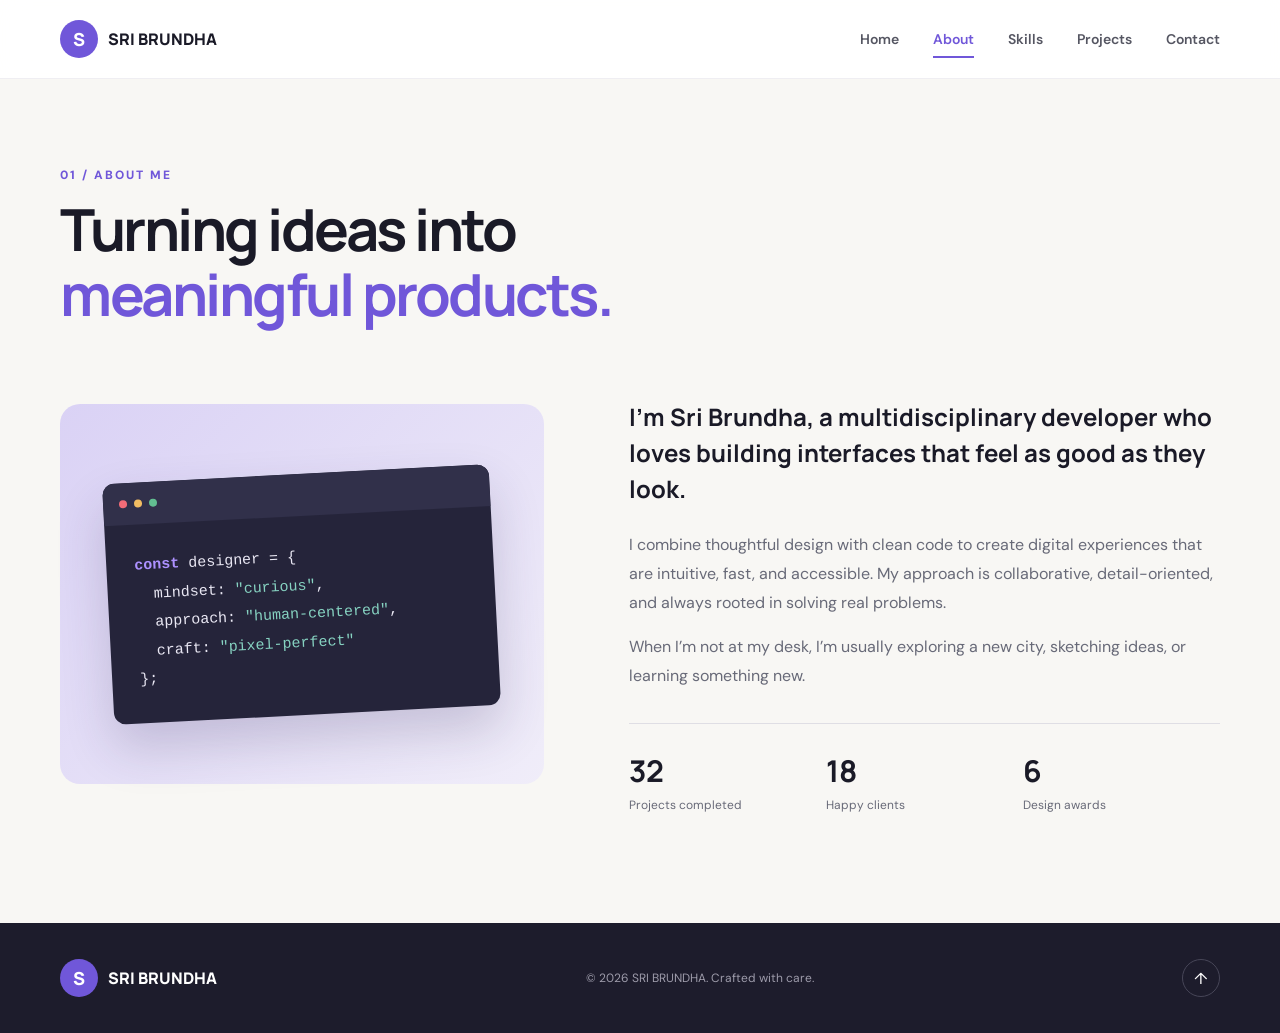
<file: about.html>
<!DOCTYPE html>
<html lang="en">
<head>
  <meta charset="UTF-8"><meta name="viewport" content="width=device-width, initial-scale=1.0">
  <meta name="description" content="Learn about SRI BRUNDHA, a frontend developer and UI designer.">
  <title>About | SRI BRUNDHA</title>
  <link rel="preconnect" href="https://fonts.googleapis.com"><link rel="preconnect" href="https://fonts.gstatic.com" crossorigin>
  <link href="https://fonts.googleapis.com/css2?family=DM+Sans:wght@400;500;600;700&family=Manrope:wght@600;700;800&display=swap" rel="stylesheet">
  <link rel="stylesheet" href="style.css">
</head>
<body>
  <header class="site-header"><nav class="nav container" aria-label="Main navigation">
    <a class="brand" href="index.html"><span class="brand-mark">S</span><span>SRI BRUNDHA</span></a>
    <button class="menu-toggle" type="button" aria-expanded="false" aria-controls="nav-links" aria-label="Open navigation"><span></span><span></span><span></span></button>
    <div class="nav-links" id="nav-links"><a class="nav-link" href="index.html">Home</a><a class="nav-link active" aria-current="page" href="about.html">About</a><a class="nav-link" href="skills.html">Skills</a><a class="nav-link" href="projects.html">Projects</a><a class="nav-link" href="contact.html">Contact</a></div>
  </nav></header>
  <main><section class="about section page-inner" id="about"><div class="container">
    <div class="section-heading reveal"><p class="section-kicker">01 / About me</p><h1>Turning ideas into<br><span>meaningful products.</span></h1></div>
    <div class="about-grid">
      <div class="about-image reveal"><div class="about-code"><div class="code-window-bar"><span></span><span></span><span></span></div><pre><code><b>const</b> designer = {
  mindset: <i>"curious"</i>,
  approach: <i>"human-centered"</i>,
  craft: <i>"pixel-perfect"</i>
};</code></pre></div></div>
      <div class="about-content reveal"><p class="large-copy">I'm Sri Brundha, a multidisciplinary developer who loves building interfaces that feel as good as they look.</p><p>I combine thoughtful design with clean code to create digital experiences that are intuitive, fast, and accessible. My approach is collaborative, detail-oriented, and always rooted in solving real problems.</p><p>When I’m not at my desk, I’m usually exploring a new city, sketching ideas, or learning something new.</p>
        <div class="about-stats"><div><strong>32</strong><span>Projects completed</span></div><div><strong>18</strong><span>Happy clients</span></div><div><strong>6</strong><span>Design awards</span></div></div>
      </div>
    </div>
  </div></section></main>
  <footer><div class="container footer-inner"><a class="brand" href="index.html"><span class="brand-mark">S</span><span>SRI BRUNDHA</span></a><p>© 2026 SRI BRUNDHA. Crafted with care.</p><a class="back-top" href="#about" aria-label="Back to top">↑</a></div></footer>
  <script src="script.js"></script>
</body>
</html>
</file>
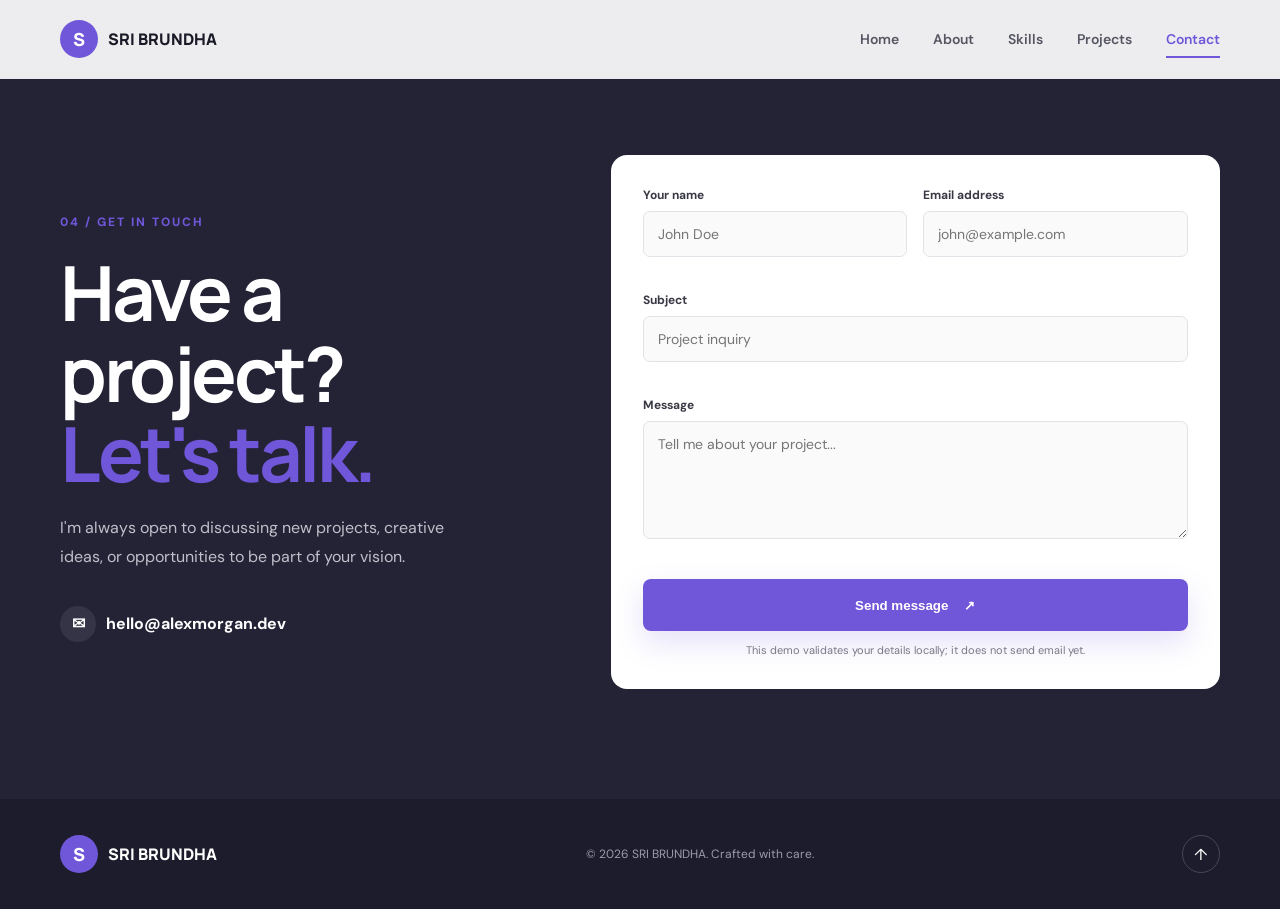
<file: contact.html>
<!DOCTYPE html>
<html lang="en">
<head>
  <meta charset="UTF-8"><meta name="viewport" content="width=device-width, initial-scale=1.0">
  <meta name="description" content="Contact SRI BRUNDHA about a project or collaboration.">
  <title>Contact | SRI BRUNDHA</title>
  <link rel="preconnect" href="https://fonts.googleapis.com"><link rel="preconnect" href="https://fonts.gstatic.com" crossorigin>
  <link href="https://fonts.googleapis.com/css2?family=DM+Sans:wght@400;500;600;700&family=Manrope:wght@600;700;800&display=swap" rel="stylesheet">
  <link rel="stylesheet" href="style.css">
</head>
<body>
  <header class="site-header"><nav class="nav container" aria-label="Main navigation">
    <a class="brand" href="index.html"><span class="brand-mark">S</span><span>SRI BRUNDHA</span></a>
    <button class="menu-toggle" type="button" aria-expanded="false" aria-controls="nav-links" aria-label="Open navigation"><span></span><span></span><span></span></button>
    <div class="nav-links" id="nav-links"><a class="nav-link" href="index.html">Home</a><a class="nav-link" href="about.html">About</a><a class="nav-link" href="skills.html">Skills</a><a class="nav-link" href="projects.html">Projects</a><a class="nav-link active" aria-current="page" href="contact.html">Contact</a></div>
  </nav></header>
  <main><section class="contact section page-contact" id="contact"><div class="container contact-grid">
    <div class="contact-copy reveal"><p class="section-kicker">04 / Get in touch</p><h1>Have a project?<br><span>Let's talk.</span></h1><p>I'm always open to discussing new projects, creative ideas, or opportunities to be part of your vision.</p><a class="email-link" href="mailto:hello@alexmorgan.dev"><span>✉</span> hello@alexmorgan.dev</a></div>
    <form class="contact-form reveal" id="contact-form" novalidate>
      <div class="form-row">
        <div class="form-field"><label for="name">Your name</label><input type="text" id="name" name="name" placeholder="John Doe" autocomplete="name" required><small class="error-message"></small></div>
        <div class="form-field"><label for="email">Email address</label><input type="email" id="email" name="email" placeholder="john@example.com" autocomplete="email" required><small class="error-message"></small></div>
      </div>
      <div class="form-field"><label for="subject">Subject</label><input type="text" id="subject" name="subject" placeholder="Project inquiry" required><small class="error-message"></small></div>
      <div class="form-field"><label for="message">Message</label><textarea id="message" name="message" rows="5" placeholder="Tell me about your project..." required></textarea><small class="error-message"></small></div>
      <button class="button button-primary submit-button" type="submit">Send message <span aria-hidden="true">↗</span></button>
      <p class="form-success" role="status"></p>
      <p class="form-note">This demo validates your details locally; it does not send email yet.</p>
    </form>
  </div></section></main>
  <footer><div class="container footer-inner"><a class="brand" href="index.html"><span class="brand-mark">S</span><span>SRI BRUNDHA</span></a><p>© 2026 SRI BRUNDHA. Crafted with care.</p><a class="back-top" href="#contact" aria-label="Back to top">↑</a></div></footer>
  <script src="script.js"></script>
</body>
</html>
</file>
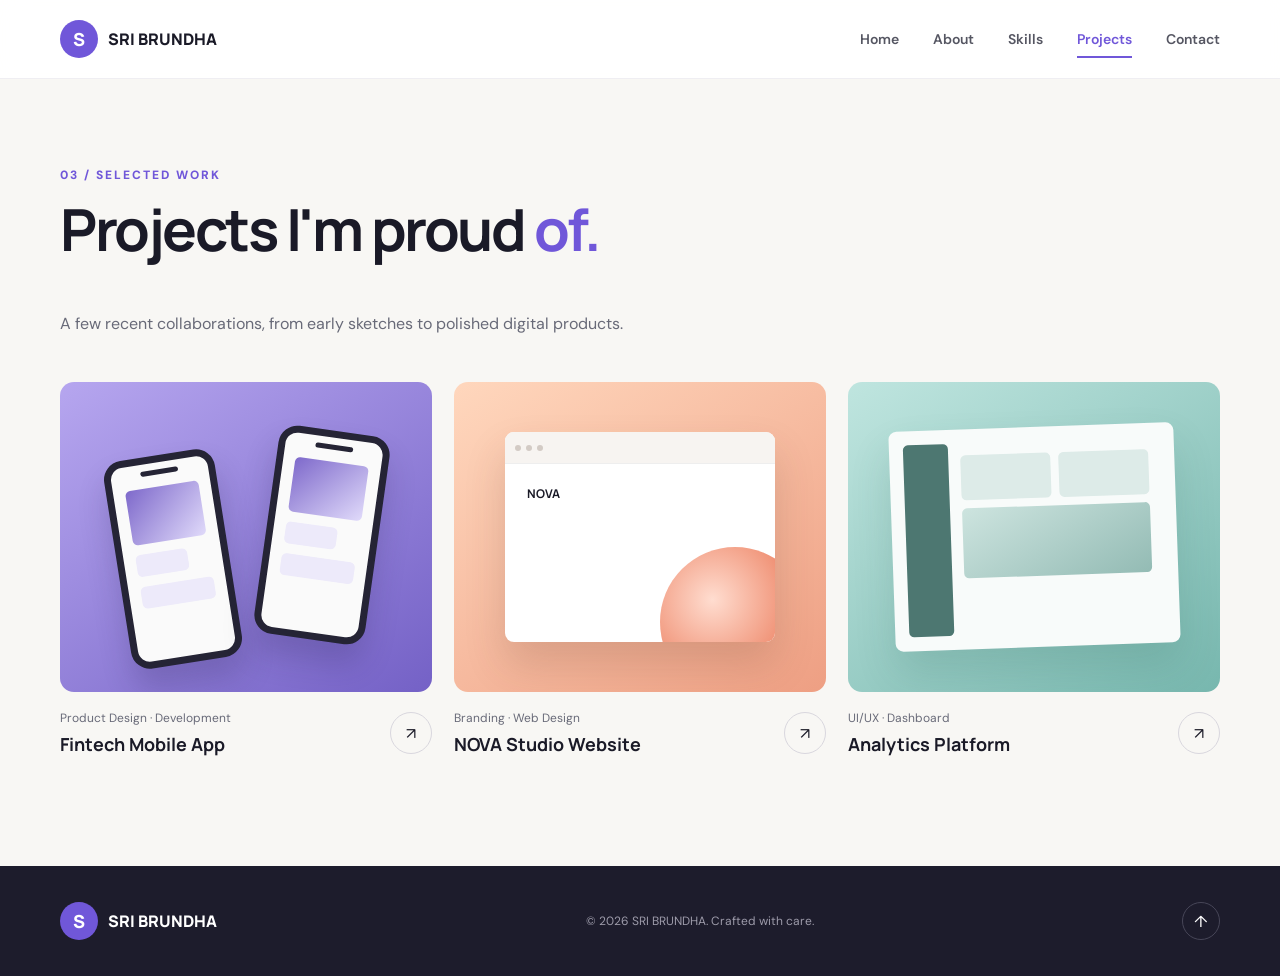
<file: projects.html>
<!DOCTYPE html>
<html lang="en">
<head>
  <meta charset="UTF-8"><meta name="viewport" content="width=device-width, initial-scale=1.0">
  <meta name="description" content="Selected product design and development projects by SRI BRUNDHA.">
  <title>Projects | SRI BRUNDHA</title>
  <link rel="preconnect" href="https://fonts.googleapis.com"><link rel="preconnect" href="https://fonts.gstatic.com" crossorigin>
  <link href="https://fonts.googleapis.com/css2?family=DM+Sans:wght@400;500;600;700&family=Manrope:wght@600;700;800&display=swap" rel="stylesheet">
  <link rel="stylesheet" href="style.css">
</head>
<body>
  <header class="site-header"><nav class="nav container" aria-label="Main navigation">
    <a class="brand" href="index.html"><span class="brand-mark">S</span><span>SRI BRUNDHA</span></a>
    <button class="menu-toggle" type="button" aria-expanded="false" aria-controls="nav-links" aria-label="Open navigation"><span></span><span></span><span></span></button>
    <div class="nav-links" id="nav-links"><a class="nav-link" href="index.html">Home</a><a class="nav-link" href="about.html">About</a><a class="nav-link" href="skills.html">Skills</a><a class="nav-link active" aria-current="page" href="projects.html">Projects</a><a class="nav-link" href="contact.html">Contact</a></div>
  </nav></header>
  <main><section class="projects section page-inner" id="projects"><div class="container">
    <div class="section-heading reveal"><p class="section-kicker">03 / Selected work</p><h1>Projects I'm proud <span>of.</span></h1><p class="page-lead">A few recent collaborations, from early sketches to polished digital products.</p></div>
    <div class="projects-grid">
      <article class="project-card reveal"><div class="project-art project-art-one"><div class="phone phone-one"><span></span><span></span><span></span></div><div class="phone phone-two"><span></span><span></span><span></span></div></div><div class="project-info"><div><p>Product Design · Development</p><h2>Fintech Mobile App</h2></div><a href="contact.html" aria-label="Ask about Fintech Mobile App">↗</a></div></article>
      <article class="project-card reveal"><div class="project-art project-art-two"><div class="browser"><div class="browser-bar"><span></span><span></span><span></span></div><div class="browser-content"><b>NOVA</b><div class="browser-orbit"></div></div></div></div><div class="project-info"><div><p>Branding · Web Design</p><h2>NOVA Studio Website</h2></div><a href="contact.html" aria-label="Ask about NOVA Studio Website">↗</a></div></article>
      <article class="project-card reveal"><div class="project-art project-art-three"><div class="dashboard"><div class="dash-side"></div><div class="dash-main"><span></span><span></span><span></span></div></div></div><div class="project-info"><div><p>UI/UX · Dashboard</p><h2>Analytics Platform</h2></div><a href="contact.html" aria-label="Ask about Analytics Platform">↗</a></div></article>
    </div>
  </div></section></main>
  <footer><div class="container footer-inner"><a class="brand" href="index.html"><span class="brand-mark">S</span><span>SRI BRUNDHA</span></a><p>© 2026 SRI BRUNDHA. Crafted with care.</p><a class="back-top" href="#projects" aria-label="Back to top">↑</a></div></footer>
  <script src="script.js"></script>
</body>
</html>
</file>
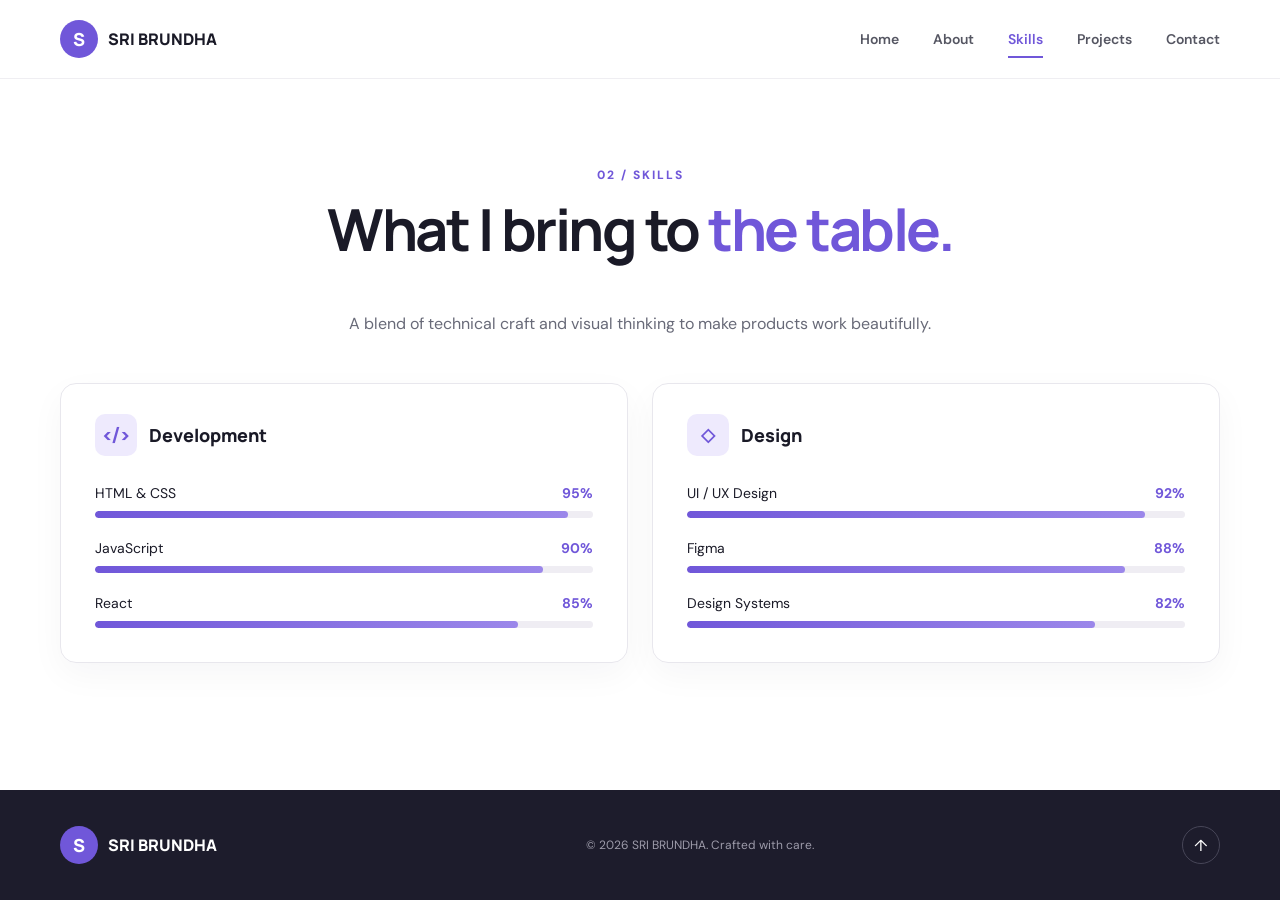
<file: skills.html>
<!DOCTYPE html>
<html lang="en">
<head>
  <meta charset="UTF-8"><meta name="viewport" content="width=device-width, initial-scale=1.0">
  <meta name="description" content="Development and design skills of SRI BRUNDHA.">
  <title>Skills | SRI BRUNDHA</title>
  <link rel="preconnect" href="https://fonts.googleapis.com"><link rel="preconnect" href="https://fonts.gstatic.com" crossorigin>
  <link href="https://fonts.googleapis.com/css2?family=DM+Sans:wght@400;500;600;700&family=Manrope:wght@600;700;800&display=swap" rel="stylesheet">
  <link rel="stylesheet" href="style.css">
</head>
<body>
  <header class="site-header"><nav class="nav container" aria-label="Main navigation">
    <a class="brand" href="index.html"><span class="brand-mark">S</span><span>SRI BRUNDHA</span></a>
    <button class="menu-toggle" type="button" aria-expanded="false" aria-controls="nav-links" aria-label="Open navigation"><span></span><span></span><span></span></button>
    <div class="nav-links" id="nav-links"><a class="nav-link" href="index.html">Home</a><a class="nav-link" href="about.html">About</a><a class="nav-link active" aria-current="page" href="skills.html">Skills</a><a class="nav-link" href="projects.html">Projects</a><a class="nav-link" href="contact.html">Contact</a></div>
  </nav></header>
  <main><section class="skills section page-inner" id="skills"><div class="container">
    <div class="section-heading centered reveal"><p class="section-kicker">02 / Skills</p><h1>What I bring to <span>the table.</span></h1><p class="page-lead">A blend of technical craft and visual thinking to make products work beautifully.</p></div>
    <div class="skills-grid">
      <article class="skill-card reveal"><div class="skill-card-head"><span class="skill-icon">&lt;/&gt;</span><span>Development</span></div>
        <div class="skill"><div class="skill-name"><span>HTML &amp; CSS</span><strong>95%</strong></div><div class="progress"><span data-progress="95"></span></div></div>
        <div class="skill"><div class="skill-name"><span>JavaScript</span><strong>90%</strong></div><div class="progress"><span data-progress="90"></span></div></div>
        <div class="skill"><div class="skill-name"><span>React</span><strong>85%</strong></div><div class="progress"><span data-progress="85"></span></div></div>
      </article>
      <article class="skill-card reveal"><div class="skill-card-head"><span class="skill-icon">◇</span><span>Design</span></div>
        <div class="skill"><div class="skill-name"><span>UI / UX Design</span><strong>92%</strong></div><div class="progress"><span data-progress="92"></span></div></div>
        <div class="skill"><div class="skill-name"><span>Figma</span><strong>88%</strong></div><div class="progress"><span data-progress="88"></span></div></div>
        <div class="skill"><div class="skill-name"><span>Design Systems</span><strong>82%</strong></div><div class="progress"><span data-progress="82"></span></div></div>
      </article>
    </div>
  </div></section></main>
  <footer><div class="container footer-inner"><a class="brand" href="index.html"><span class="brand-mark">S</span><span>SRI BRUNDHA</span></a><p>© 2026 SRI BRUNDHA. Crafted with care.</p><a class="back-top" href="#skills" aria-label="Back to top">↑</a></div></footer>
  <script src="script.js"></script>
</body>
</html>
</file>
<file: style.css>
:root {
  --ink: #1a1a27;
  --muted: #686a78;
  --purple: #7057d9;
  --purple-dark: #5840ba;
  --lavender: #eeeafd;
  --cream: #f8f7f4;
  --white: #fff;
  --line: #e8e7ed;
}

* { box-sizing: border-box; }
html { scroll-behavior: smooth; scroll-padding-top: 82px; }
body {
  margin: 0;
  font-family: "DM Sans", sans-serif;
  color: var(--ink);
  background: var(--white);
  -webkit-font-smoothing: antialiased;
}
a { color: inherit; text-decoration: none; }
.container { width: min(1160px, calc(100% - 48px)); margin: 0 auto; }
.section { padding: 110px 0; }

.site-header {
  position: fixed;
  z-index: 50;
  top: 0;
  width: 100%;
  background: rgba(255,255,255,.92);
  border-bottom: 1px solid rgba(232,231,237,.7);
  backdrop-filter: blur(14px);
}
.nav { height: 78px; display: flex; align-items: center; justify-content: space-between; }
.brand { display: inline-flex; align-items: center; gap: 10px; font-family: "Manrope", sans-serif; font-weight: 800; }
.brand-mark {
  width: 38px; height: 38px; display: grid; place-items: center;
  border-radius: 50%; color: white; background: var(--purple);
  font-size: 18px;
}
.nav-links { display: flex; align-items: center; gap: 34px; }
.nav-link { position: relative; font-size: 14px; font-weight: 600; color: #555662; }
.nav-link::after {
  content: ""; position: absolute; left: 0; right: 100%; bottom: -10px;
  height: 2px; background: var(--purple); transition: right .25s ease;
}
.nav-link:hover, .nav-link.active { color: var(--purple); }
.nav-link.active::after { right: 0; }
.menu-toggle { display: none; border: 0; background: none; padding: 8px; }
.menu-toggle span { display: block; width: 24px; height: 2px; margin: 5px; background: var(--ink); }

.hero { min-height: 760px; padding-top: 78px; display: flex; align-items: center; position: relative; overflow: hidden; background: linear-gradient(135deg, #fff 55%, #f6f3ff 100%); }
.hero-glow { position:absolute; width: 520px; height: 520px; right: -180px; top: 50px; border-radius:50%; background: radial-gradient(circle, rgba(112,87,217,.12), transparent 68%); }
.hero-grid { display: grid; grid-template-columns: 1.05fr .95fr; align-items: center; gap: 50px; }
.eyebrow { display: flex; align-items: center; gap: 9px; color: var(--purple); font-size: 13px; font-weight: 700; text-transform: uppercase; letter-spacing: 1.5px; }
.eyebrow span { width: 8px; height: 8px; border-radius: 50%; background: #56c58c; box-shadow: 0 0 0 5px #dff3e9; }
.hero h1, .section-heading h2, .contact h2 {
  margin: 22px 0 20px; font-family: "Manrope", sans-serif;
  font-size: clamp(48px, 6vw, 76px); line-height: 1.06; letter-spacing: -3.5px;
}
.hero h1 em { color: var(--purple); font-style: normal; }
.hero-copy { max-width: 540px; color: var(--muted); font-size: 18px; line-height: 1.75; }
.hero-actions { display: flex; gap: 14px; margin-top: 32px; }
.button { min-height: 52px; display: inline-flex; align-items: center; justify-content: center; gap: 16px; border: 0; border-radius: 8px; padding: 0 24px; font-weight: 700; cursor: pointer; transition: .25s ease; }
.button-primary { color: white; background: var(--purple); box-shadow: 0 12px 30px rgba(112,87,217,.18); }
.button-primary:hover { background: var(--purple-dark); transform: translateY(-2px); }
.button-secondary { background: white; border: 1px solid var(--line); }
.button-secondary:hover { border-color: #bbb5d4; transform: translateY(-2px); }
.hero-socials { display:flex; gap: 10px; margin-top: 38px; }
.hero-socials a { width: 38px; height:38px; display:grid; place-items:center; border:1px solid var(--line); border-radius:50%; font-size:12px; font-weight:800; transition:.2s; }
.hero-socials a:hover { color:white; background:var(--purple); border-color:var(--purple); }

.hero-visual { height: 540px; position: relative; display:flex; align-items:flex-end; justify-content:center; }
.portrait-frame { width: 430px; height: 500px; position:relative; overflow:hidden; border-radius: 215px 215px 24px 24px; background: linear-gradient(145deg, #ece7fb, #d9d1f4); }
.portrait-photo { display:block; width:100%; height:100%; object-fit:cover; object-position:center 25%; }
.floating-card { position:absolute; z-index:5; display:flex; align-items:center; gap:11px; background:white; border-radius:12px; padding:12px 16px; box-shadow:0 16px 40px rgba(47,42,75,.13); }
.floating-card strong,.floating-card small { display:block; }.floating-card strong{font-size:13px}.floating-card small{color:var(--muted);font-size:11px;margin-top:3px}
.card-top { top:90px; right:-20px; }.card-bottom{bottom:55px;left:-25px}
.card-icon { width:34px;height:34px;display:grid;place-items:center;border-radius:8px;background:var(--lavender);color:var(--purple)}
.status-dot{width:10px;height:10px;border-radius:50%;background:#55c58c;box-shadow:0 0 0 5px #e3f4eb}

.section-heading h1, .section-heading h2 { margin-top:14px; font-family:"Manrope",sans-serif; font-size:clamp(38px,5vw,58px); line-height:1.12; letter-spacing:-2.5px; }
.section-heading h1 span, .section-heading h2 span, .contact h1 span, .contact h2 span { color:var(--purple); }
.page-inner { min-height:calc(100vh - 110px); padding-top:155px; }
.page-contact { min-height:calc(100vh - 110px); padding-top:155px; }
.page-lead { max-width:620px; color:var(--muted); line-height:1.7; }
.centered .page-lead { margin:18px auto 0; }
.home-intro { background:var(--cream); }
.home-intro-inner { display:grid; grid-template-columns:1fr 1fr auto; align-items:center; gap:38px; }
.home-intro h2 { font-family:"Manrope",sans-serif; font-size:clamp(28px,3vw,40px); line-height:1.25; letter-spacing:-1.5px; }
.home-intro h2 span { color:var(--purple); }
.home-intro-inner > p { color:var(--muted); line-height:1.8; }
.section-kicker { color:var(--purple); text-transform:uppercase; letter-spacing:2px; font-size:12px; font-weight:800; }
.about { background:var(--cream); }
.about-grid { display:grid; grid-template-columns:.9fr 1.1fr; gap:85px; align-items:center; margin-top:48px; }
.about-image { height:380px; display:grid; place-items:center; border-radius:20px; background:linear-gradient(135deg,#dad2f5,#f0edf9); }
.about-code { width:80%; border-radius:12px; overflow:hidden; background:#25243a; box-shadow:0 24px 50px rgba(49,42,92,.2); transform:rotate(-3deg); }
.code-window-bar { height:42px; display:flex; align-items:center; gap:7px; padding-left:16px; background:#31304a; }
.code-window-bar span { width:8px;height:8px;border-radius:50%;background:#f36c78}.code-window-bar span:nth-child(2){background:#f2bd62}.code-window-bar span:nth-child(3){background:#62be91}
.about-code pre { margin:0;padding:28px;color:#e9e7f3;font-size:15px;line-height:1.9}.about-code b{color:#ad91ff}.about-code i{color:#86d2c1;font-style:normal}
.about-content .large-copy { color:var(--ink); font-family:"Manrope";font-size:24px;line-height:1.5;font-weight:700 }
.about-content p { color:var(--muted); line-height:1.8 }
.about-stats { display:grid; grid-template-columns:repeat(3,1fr); margin-top:32px; padding-top:26px; border-top:1px solid #dfdee4 }
.about-stats strong,.about-stats span{display:block}.about-stats strong{font-family:"Manrope";font-size:30px}.about-stats span{color:var(--muted);font-size:12px;margin-top:6px}

.skills { background:white }
.centered{text-align:center}.skills-grid{display:grid;grid-template-columns:1fr 1fr;gap:24px;margin-top:46px}
.skill-card { border:1px solid var(--line); border-radius:16px; padding:30px 34px 34px; box-shadow:0 12px 35px rgba(38,36,55,.04) }
.skill-card-head { display:flex;align-items:center;gap:12px;margin-bottom:28px;font-family:"Manrope";font-weight:800;font-size:18px }
.skill-icon { width:42px;height:42px;display:grid;place-items:center;border-radius:10px;background:var(--lavender);color:var(--purple);font-family:"DM Sans"; }
.skill { margin-top:21px }.skill-name {display:flex;justify-content:space-between;font-size:14px;margin-bottom:9px}.skill-name strong{color:var(--purple)}
.progress { height:7px;border-radius:10px;background:#efedf3;overflow:hidden }.progress span{display:block;width:0;height:100%;border-radius:10px;background:linear-gradient(90deg,var(--purple),#9b87ea);transition:width 1.2s cubic-bezier(.2,.7,.2,1)}

.projects { background:var(--cream) }
.projects-heading{display:flex;align-items:flex-end;justify-content:space-between}.projects-heading .section-heading h2{margin-bottom:0}
.text-link{margin-bottom:12px;color:var(--purple);font-size:14px;font-weight:800}.text-link span{display:inline-block;margin-left:8px}
.projects-grid{display:grid;grid-template-columns:repeat(3,1fr);gap:22px;margin-top:45px}
.project-card{min-width:0}.project-art{height:310px;border-radius:14px;position:relative;overflow:hidden;display:grid;place-items:center}
.project-art-one{background:linear-gradient(145deg,#b6a6ef,#7461c6)}.project-art-two{background:linear-gradient(145deg,#ffd7bd,#ee9f83)}.project-art-three{background:linear-gradient(145deg,#bfe5df,#77b7ae)}
.project-info{display:flex;justify-content:space-between;align-items:center;padding-top:18px}.project-info p{margin:0 0 6px;color:var(--muted);font-size:12px}.project-info h2,.project-info h3{margin:0;font-family:"Manrope";font-size:18px}.project-info a{width:42px;height:42px;display:grid;place-items:center;border:1px solid #d9d7de;border-radius:50%;transition:.2s}.project-info a:hover{background:var(--purple);color:white;border-color:var(--purple)}
.phone{position:absolute;width:112px;height:210px;border:7px solid #252435;border-radius:19px;background:#fafafa;box-shadow:0 20px 30px rgba(40,30,80,.22);padding:24px 12px}.phone::before{content:"";position:absolute;width:38px;height:5px;background:#252435;top:7px;left:30px;border-radius:5px}.phone span{display:block;height:22px;margin-bottom:10px;border-radius:5px;background:#edeafa}.phone span:first-child{height:55px;background:linear-gradient(135deg,#7e69cb,#e0dafa)}.phone span:nth-child(2){width:70%}.phone-one{left:57px;top:72px;transform:rotate(-9deg)}.phone-two{right:54px;top:48px;transform:rotate(8deg)}
.browser{width:270px;height:210px;border-radius:9px;background:#fff;box-shadow:0 22px 40px rgba(92,53,38,.18);overflow:hidden}.browser-bar{height:32px;background:#f7f4f1;border-bottom:1px solid #eee;display:flex;align-items:center;gap:5px;padding-left:10px}.browser-bar span{width:6px;height:6px;border-radius:50%;background:#d3cbc5}.browser-content{height:178px;padding:18px 22px;position:relative}.browser-content b{font-family:"Manrope";font-size:12px}.browser-orbit{position:absolute;width:150px;height:150px;border-radius:50%;right:-35px;bottom:-55px;background:radial-gradient(circle at 35% 35%,#ffddd0,#ef8d70 58%,#7d4a72)}
.dashboard{width:285px;height:220px;border-radius:8px;background:#f8fbfa;display:grid;grid-template-columns:45px 1fr;padding:14px;box-shadow:0 22px 40px rgba(40,91,82,.16);transform:rotate(-2deg)}.dash-side{border-radius:5px;background:#4d7771}.dash-main{display:grid;grid-template-columns:1fr 1fr;gap:8px;padding:12px}.dash-main span{border-radius:5px;background:#ddebe8}.dash-main span:last-child{grid-column:1/3;height:70px;background:linear-gradient(150deg,#cde4df,#93bbb4)}

.contact { background:#242336;color:white }.contact-grid{display:grid;grid-template-columns:.85fr 1.15fr;gap:100px;align-items:center}
.contact h1,.contact h2{margin:22px 0 20px;font-family:"Manrope",sans-serif;font-size:clamp(48px,6vw,76px);line-height:1.06;letter-spacing:-3.5px;color:white}.contact-copy>p:not(.section-kicker){max-width:430px;color:#c1bfca;line-height:1.8}.email-link{display:inline-flex;align-items:center;gap:10px;margin-top:18px;font-weight:700}.email-link span{width:36px;height:36px;display:grid;place-items:center;border-radius:50%;background:rgba(255,255,255,.08)}
.contact-form{background:white;border-radius:16px;padding:32px}.form-row{display:grid;grid-template-columns:1fr 1fr;gap:16px}.form-field{margin-bottom:16px}.form-field label{display:block;color:#393946;font-size:12px;font-weight:700;margin-bottom:8px}.form-field input,.form-field textarea{width:100%;border:1px solid #e3e2e8;border-radius:7px;background:#fafafa;padding:13px 14px;font-family:inherit;font-size:14px;outline:none;transition:.2s}.form-field textarea{resize:vertical}.form-field input:focus,.form-field textarea:focus{border-color:#9b8ce2;background:white;box-shadow:0 0 0 3px rgba(112,87,217,.08)}.form-field input.invalid,.form-field textarea.invalid{border-color:#d95d67}.error-message{display:block;min-height:14px;margin-top:5px;color:#c84954;font-size:11px}.submit-button{width:100%}.form-success{display:none;margin:14px 0 0;text-align:center;color:#379b6d;font-size:13px}.form-success.show{display:block}.form-note{margin:12px 0 0;text-align:center;color:#797986;font-size:11px}

footer{background:#1d1c2c;color:white}.footer-inner{height:110px;display:flex;align-items:center;justify-content:space-between}.footer-inner p{color:#9d9baa;font-size:12px}.back-top{width:38px;height:38px;display:grid;place-items:center;border:1px solid #474658;border-radius:50%}

.reveal { opacity:0; transform:translateY(24px); transition:opacity .7s ease,transform .7s ease }.reveal.visible { opacity:1; transform:none }

@media (max-width: 900px) {
  .container{width:min(100% - 36px,1160px)}.section{padding:85px 0}
  .menu-toggle{display:block}.nav-links{position:absolute;top:78px;left:0;width:100%;display:none;flex-direction:column;align-items:flex-start;gap:0;padding:12px 24px 20px;background:white;border-bottom:1px solid var(--line)}.nav-links.open{display:flex}.nav-link{width:100%;padding:12px 0}.nav-link::after{display:none}
  .hero{min-height:auto;padding-top:78px}.hero-grid{grid-template-columns:1fr}.hero-content{text-align:center;padding:65px 0 20px}.eyebrow,.hero-actions,.hero-socials{justify-content:center}.hero-copy{margin-inline:auto}.hero-visual{height:500px}.card-top{right:5%}.card-bottom{left:5%}
  .about-grid{grid-template-columns:1fr;gap:45px}.about-content{max-width:650px}.skills-grid{grid-template-columns:1fr}.projects-grid{grid-template-columns:1fr 1fr}.contact-grid{grid-template-columns:1fr;gap:50px}.contact-copy{text-align:center}.contact-copy>p{margin-inline:auto}.contact h1 br,.contact h2 br{display:none}.home-intro-inner{grid-template-columns:1fr 1fr}.home-intro-inner .button{grid-column:1/-1;justify-self:start}
}
@media (max-width: 600px) {
  .container{width:calc(100% - 32px)}.nav{height:70px}.nav-links{top:70px}.brand{font-size:14px}.brand-mark{width:34px;height:34px}
  .section{padding:72px 0}.hero h1{font-size:43px;letter-spacing:-2.2px}.hero-copy{font-size:16px}.hero-actions{flex-direction:column}.hero-actions .button{width:100%}.hero-visual{height:390px}.portrait-frame{width:300px;height:365px}.card-top{top:35px}.card-bottom{bottom:25px}.floating-card{padding:9px 11px}.card-top{right:-4px}.card-bottom{left:-4px}
  .section-heading h1,.section-heading h2{font-size:38px}.page-inner,.page-contact{padding-top:125px}.about-grid{margin-top:32px}.about-image{height:300px}.about-code{width:88%}.about-code pre{font-size:12px}.about-content .large-copy{font-size:21px}.about-stats strong{font-size:24px}.about-stats span{font-size:10px}.home-intro-inner{grid-template-columns:1fr;gap:12px}.home-intro-inner .button{grid-column:auto}
  .skill-card{padding:24px 20px}.projects-heading{align-items:flex-start}.projects-heading .text-link{display:none}.projects-grid{grid-template-columns:1fr}.project-card:last-child{display:block}.project-art{height:280px}.phone-one{left:40px}.phone-two{right:36px}
  .contact-grid{gap:35px}.contact h1,.contact h2{font-size:42px}.contact-form{padding:22px 18px}.form-row{grid-template-columns:1fr}.footer-inner{height:125px;flex-wrap:wrap}.footer-inner p{order:3;width:100%;text-align:center;margin-top:-20px}
}
</file>
